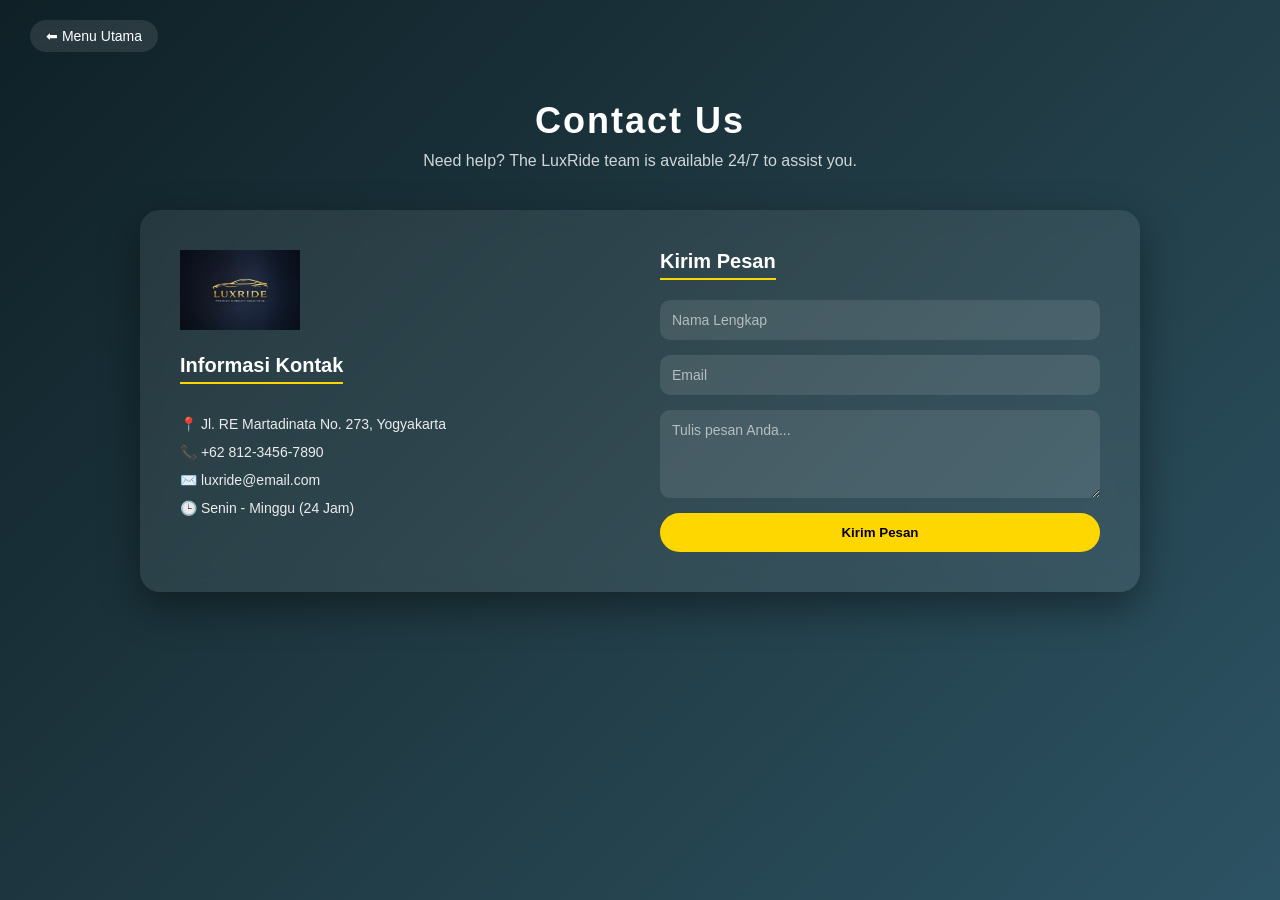
<file: frontend/views/contact.html>
<!DOCTYPE html>
<html lang="en">
<head>
    <meta charset="UTF-8">
    <meta name="viewport" content="width=device-width, initial-scale=1.0">
    <title>Contact Us</title>
    <link rel="stylesheet" href="../css/kontak.css">
</head>
<body>
    <a href="user.html" class="logout-btn">⬅ Menu Utama</a>
    <section class="contact-section">
    <h2>Contact Us</h2>
    <p class="contact-subtitle">Need help? The LuxRide team is available 24/7 to assist you.</p>

    <div class="contact-container">
        
    <div class="contact-info">
    
    <div class="contact-logo">
        <img src="../assets/header.png" alt="LuxRide Logo">
    </div>
        <h3>Informasi Kontak</h3>
            <p>📍 Jl. RE Martadinata No. 273, Yogyakarta</p>   
            <p>📞 +62 812-3456-7890</p>
            <p>✉️ luxride@email.com</p>
            <p>🕒 Senin - Minggu (24 Jam)</p>
        </div>
        <!-- Form Kontak -->
        <div class="contact-form">
            <h3>Kirim Pesan</h3>
            <form>
                <input type="text" placeholder="Nama Lengkap" required>
                <input type="email" placeholder="Email" required>
                <textarea rows="4" placeholder="Tulis pesan Anda..." required></textarea>
                <button type="submit">Kirim Pesan</button>
            </form>
        </div>

    </div>
</section>

</body>
</html>
</file>
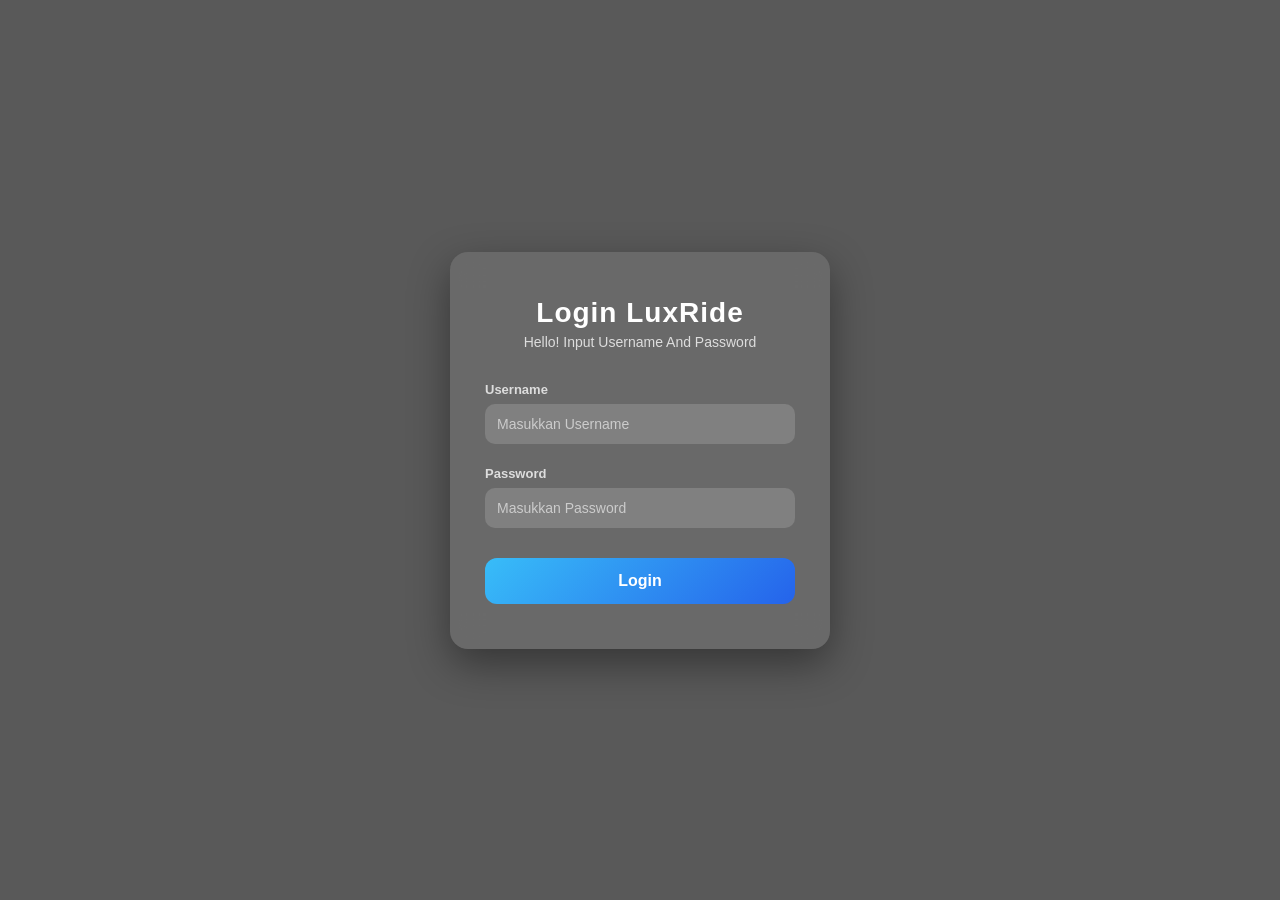
<file: frontend/views/login.html>
<!DOCTYPE html>
<html lang="en">
<head>
    <meta charset="UTF-8">
    <title>Rental Mobil SMK</title>
    <link rel="stylesheet" href="../css/logstyle.css">
</head>
<body>
    <div class="container">
        <header>
            <h1>Login LuxRide</h1>
            <p>Hello! Input Username And Password</p>
        </header>

        <div class="form-group">
            <label for="email">Username</label>
            <input type="text" id="email" placeholder="Masukkan Username">
        </div>

        <div class="form-group">
            <label for="password">Password</label>
            <input type="password" id="password" placeholder="Masukkan Password">
        </div>

        <button onclick="Login()">Login</button>
    </div>

    <script>
    function Login() {
        const username = document.getElementById('email').value;
        const password = document.getElementById('password').value;

        // Data Admin
        const adminUsername = 'admin';
        const adminPassword = 'admin123';

        // Data User
        const userUsername = 'user';
        const userPassword = 'user123';

        if (username === adminUsername && password === adminPassword) {
            window.location.href = 'index.html'; // halaman admin
        } 
        else if (username === userUsername && password === userPassword) {
            window.location.href = 'user.html'; // halaman user
        } 
        else {
            alert('Username atau password salah. Silakan coba lagi.');
        }
    }
</script>

</body>
</html>
</file>
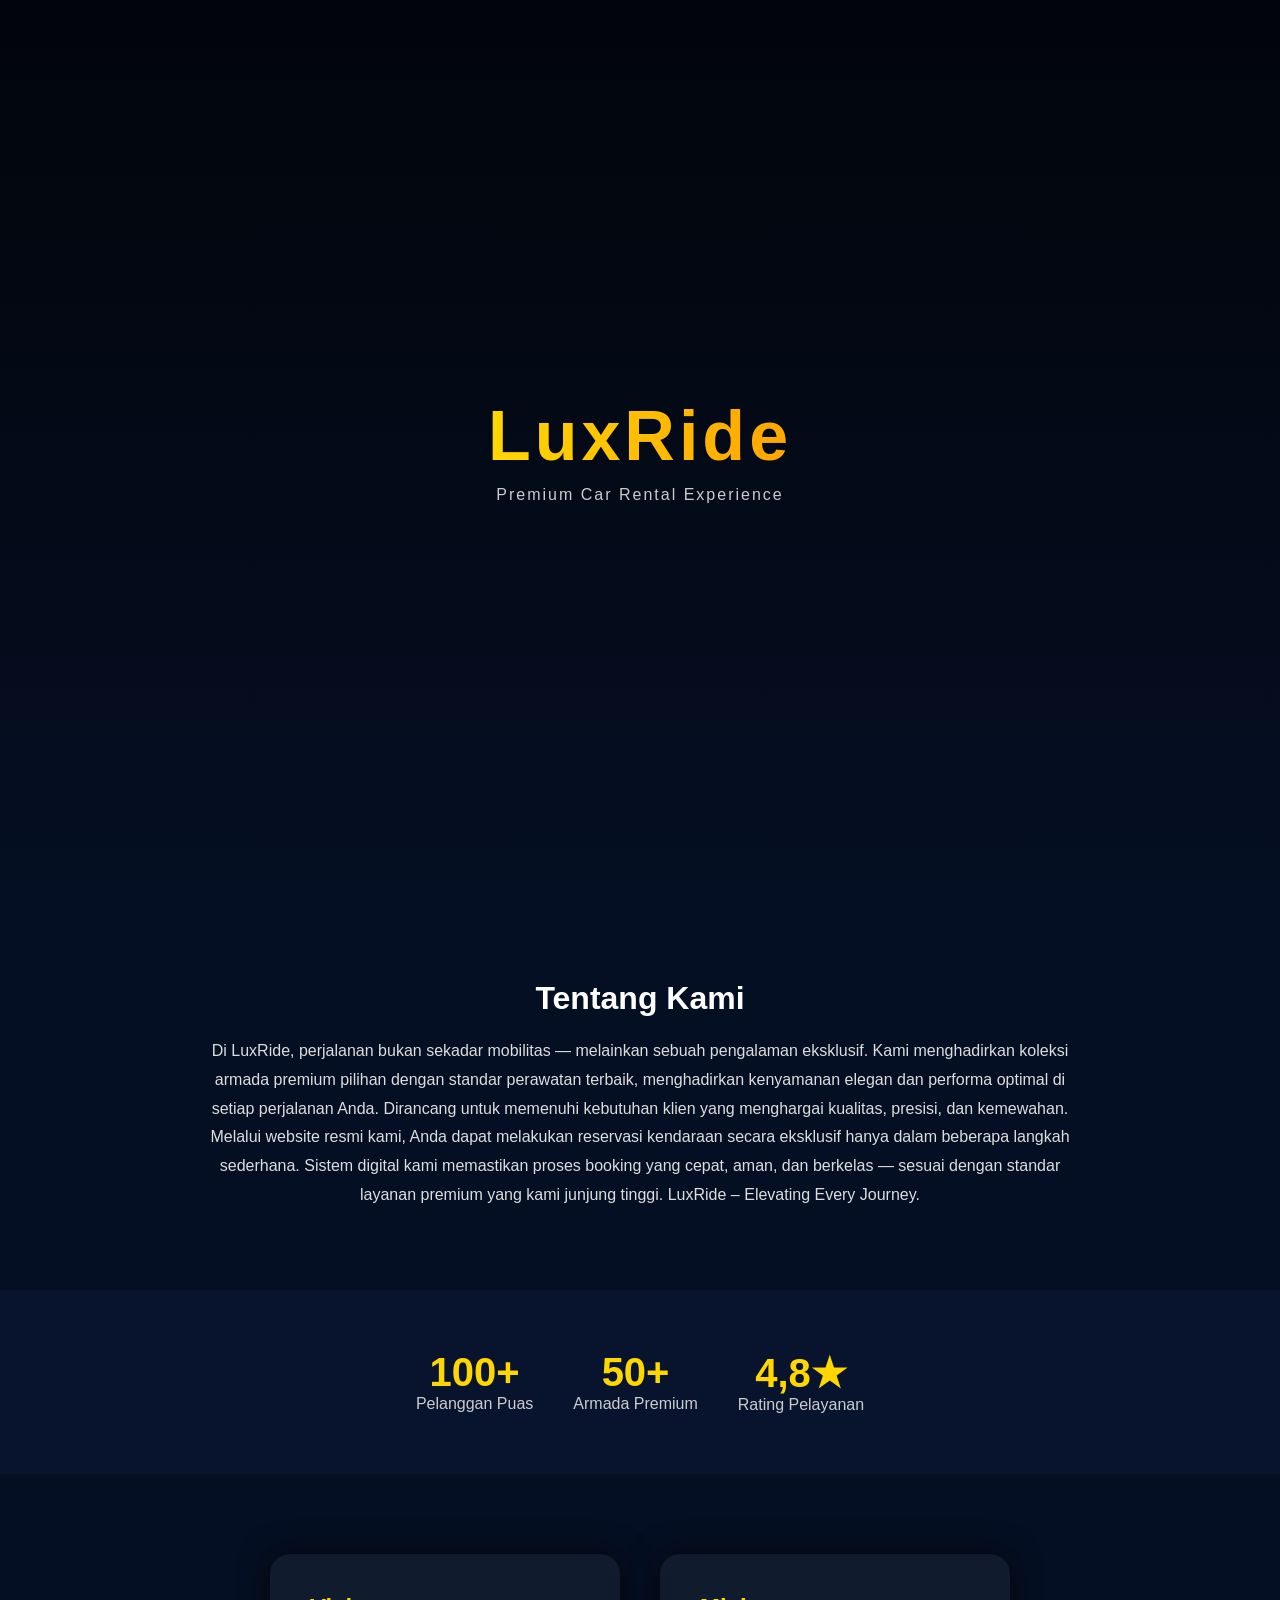
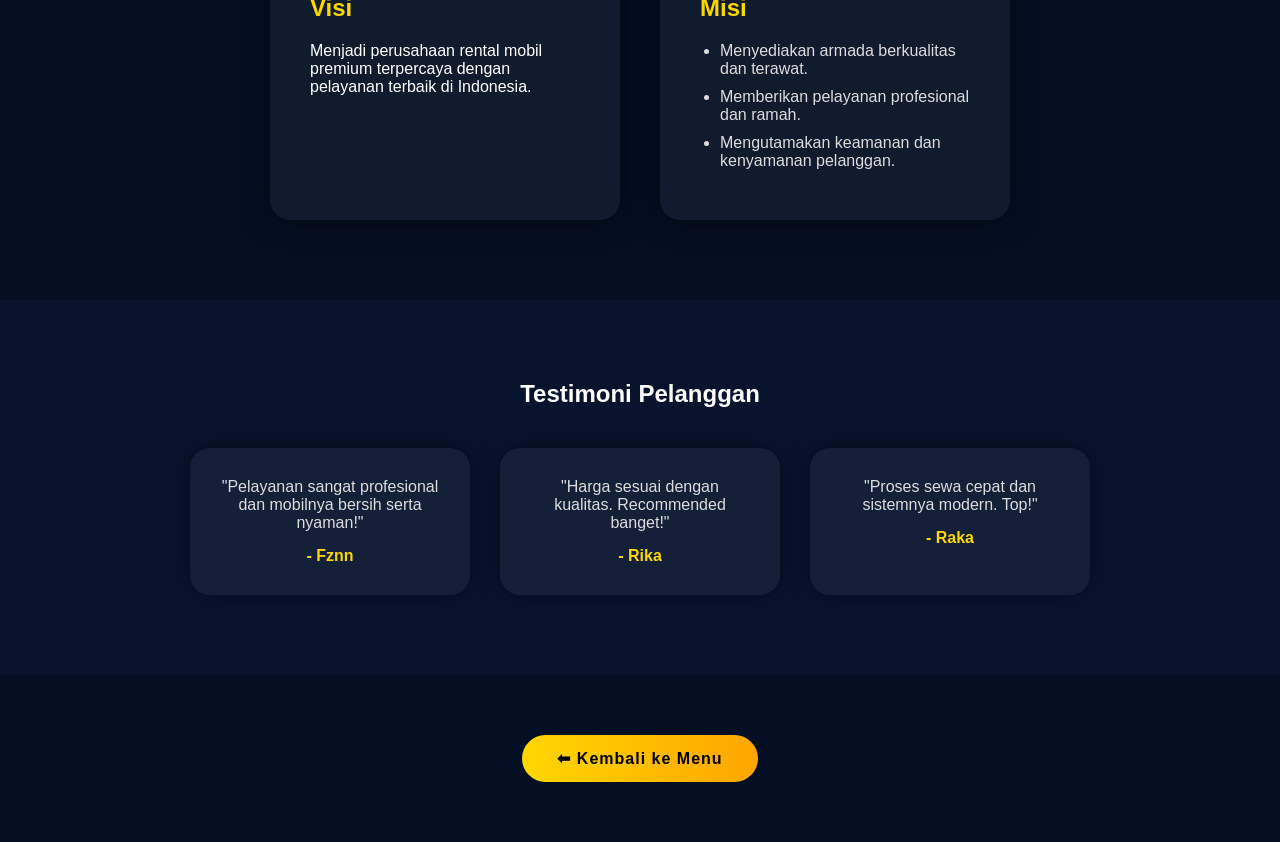
<file: frontend/views/tentangkami.html>
<!DOCTYPE html>
<html lang="id">
<head>
    <meta charset="UTF-8">
    <title>Tentang Kami - LuxRide</title>
    <link rel="stylesheet" href="../css/tentangkami.css">
</head>
<body>

    <!-- HERO -->
    <section class="hero">
        <div class="overlay"></div>
        <div class="content">
            <h1 class="logo">LuxRide</h1>
            <p class="tagline">Premium Car Rental Experience</p>
        </div>
    </section>

    <!-- ABOUT -->
    <section class="about">
        <h2>Tentang Kami</h2>
        <p>
            Di LuxRide, perjalanan bukan sekadar mobilitas — melainkan sebuah pengalaman eksklusif.
            Kami menghadirkan koleksi armada premium pilihan dengan standar perawatan terbaik, 
            menghadirkan kenyamanan elegan dan performa optimal di setiap perjalanan Anda. 
            Dirancang untuk memenuhi kebutuhan klien yang menghargai kualitas, presisi, dan kemewahan.
            Melalui website resmi kami, 
            Anda dapat melakukan reservasi kendaraan secara eksklusif hanya dalam beberapa langkah sederhana. 
            Sistem digital kami memastikan proses booking yang cepat, aman, dan berkelas — sesuai dengan standar layanan premium yang kami junjung tinggi.

LuxRide – Elevating Every Journey.
        </p>
    </section>

    <!-- STATISTIK -->
    <section class="stats">
        <div class="stat-box">
            <h3>100+</h3>
            <p>Pelanggan Puas</p>
        </div>
        <div class="stat-box">
            <h3>50+</h3>
            <p>Armada Premium</p>
        </div>
        <div class="stat-box">
            <h3>4,8★</h3>
            <p>Rating Pelayanan</p>
        </div>
    </section>

    <!-- VISI MISI -->
    <section class="visi-misi">
        <div class="vm-box">
            <h2>Visi</h2>
            <p>
                Menjadi perusahaan rental mobil premium terpercaya
                dengan pelayanan terbaik di Indonesia.
            </p>
        </div>

        <div class="vm-box">
            <h2>Misi</h2>
            <ul>
                <li>Menyediakan armada berkualitas dan terawat.</li>
                <li>Memberikan pelayanan profesional dan ramah.</li>
                <li>Mengutamakan keamanan dan kenyamanan pelanggan.</li>
            </ul>
        </div>
    </section>

    <!-- TESTIMONI -->
    <section class="testimoni">
        <h2>Testimoni Pelanggan</h2>

        <div class="testi-container">
            <div class="testi-box">
                <p>"Pelayanan sangat profesional dan mobilnya bersih serta nyaman!"</p>
                <h4>- Fznn</h4>
            </div>

            <div class="testi-box">
                <p>"Harga sesuai dengan kualitas. Recommended banget!"</p>
                <h4>- Rika</h4>
            </div>

            <div class="testi-box">
                <p>"Proses sewa cepat dan sistemnya modern. Top!"</p>
                <h4>- Raka</h4>
            </div>
        </div>
    </section>

    <div class="back-container">
    <a href="user.html" class="btn-back">⬅ Kembali ke Menu</a>
    </div>

</body>
</html>
</file>
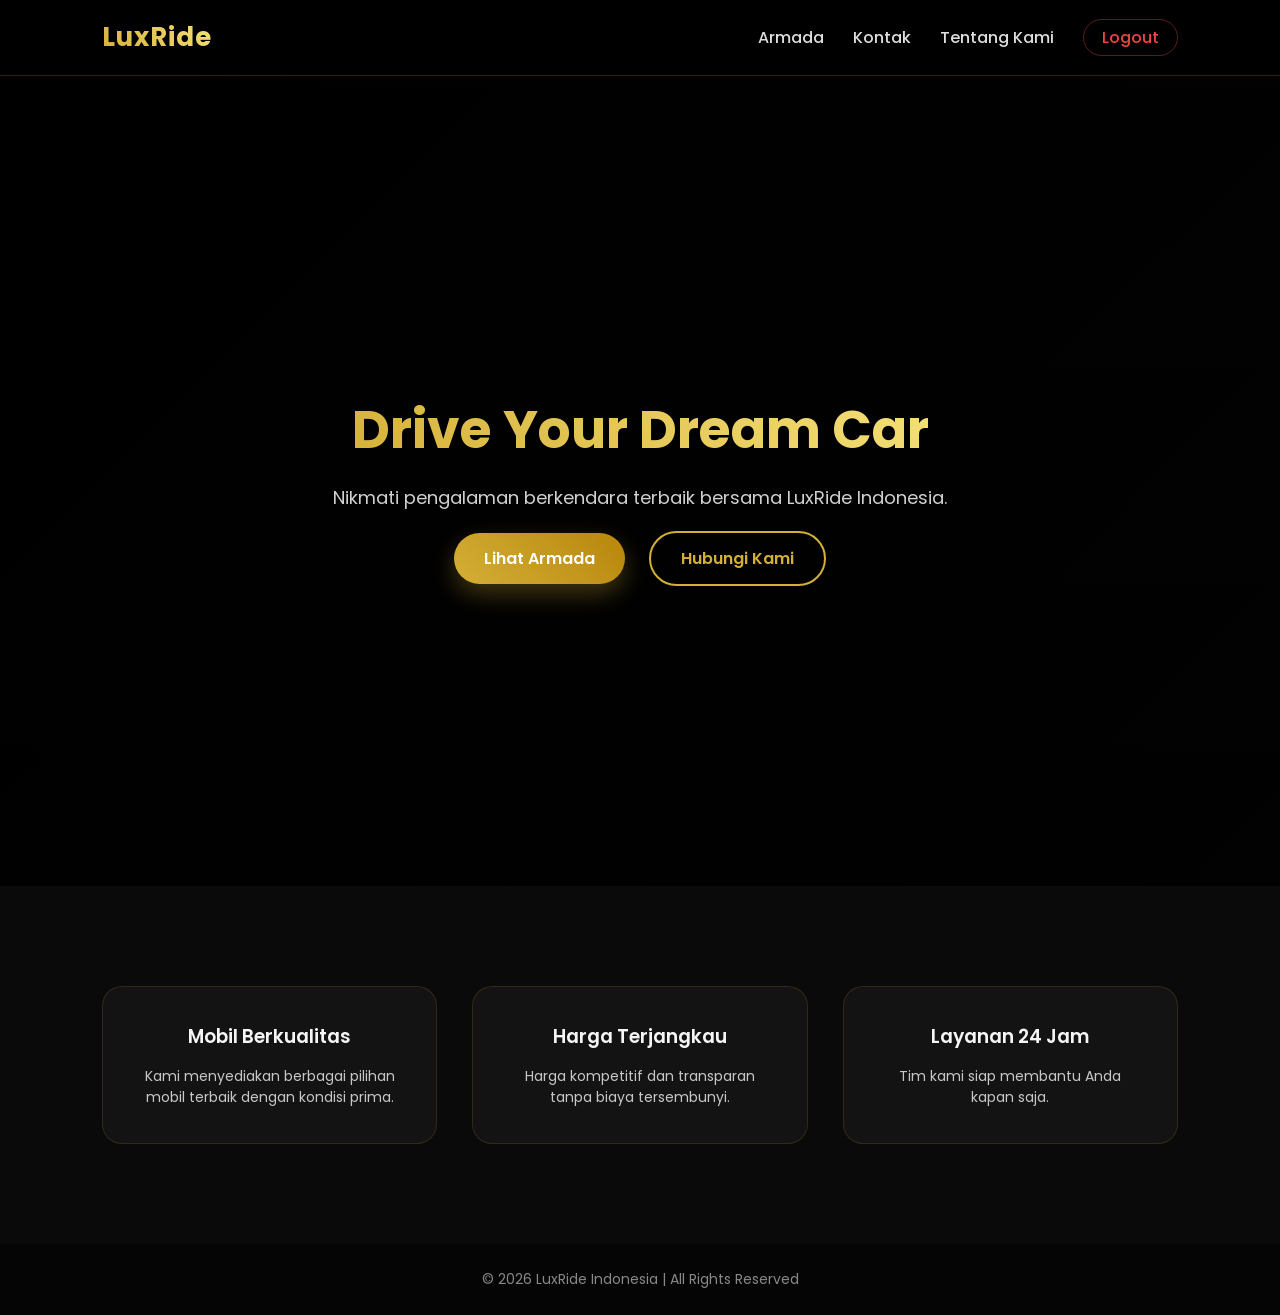
<file: frontend/views/user.html>
<!DOCTYPE html>
<html lang="en">
<head>
    <meta charset="UTF-8">
    <title>LuxRide Indonesia - Customer</title>
    <link rel="stylesheet" href="../css/user.css">
    <link href="https://fonts.googleapis.com/css2?family=Poppins:wght@300;500;600;700&display=swap" rel="stylesheet">
</head>
<body>

<header class="navbar">
    <div class="logo gold-text">LuxRide</div>
    <nav>
        <a href="armada.html">Armada</a>
        <a href="contact.html">Kontak</a>
        <a href="tentangkami.html">Tentang Kami</a>
        <a href="login.html" class="btn-logout">Logout</a>
    </nav>
</header>

<section class="hero">
    <div class="hero-content fade-in">
        <h1 class="gold-text">Drive Your Dream Car</h1>
        <p>Nikmati pengalaman berkendara terbaik bersama LuxRide Indonesia.</p>
        <div class="hero-buttons">
            <a href="armada.html" class="btn-primary">Lihat Armada</a>
            <a href="contact.html" class="btn-secondary">Hubungi Kami</a>
        </div>
    </div>
</section>

<!-- ===== INFO SECTION ===== -->
<section class="info-section fade-in">
    <div class="info-box">
        <h3>Mobil Berkualitas</h3>
        <p>Kami menyediakan berbagai pilihan mobil terbaik dengan kondisi prima.</p>
    </div>
    <div class="info-box">
        <h3>Harga Terjangkau</h3>
        <p>Harga kompetitif dan transparan tanpa biaya tersembunyi.</p>
    </div>
    <div class="info-box">
        <h3>Layanan 24 Jam</h3>
        <p>Tim kami siap membantu Anda kapan saja.</p>
    </div>
</section>

<footer>
    <p>© 2026 LuxRide Indonesia | All Rights Reserved</p>
</footer>

<!-- ===== SCRIPT ANIMATION ===== -->
<script>

// COUNTER ANIMATION
const counters = document.querySelectorAll('.counter');

counters.forEach(counter => {
    const updateCount = () => {
        const target = +counter.getAttribute('data-target');
        const current = +counter.innerText;
        const increment = target / 100;

        if (current < target) {
            counter.innerText = Math.ceil(current + increment);
            setTimeout(updateCount, 20);
        } else {
            counter.innerText = target + "+";
        }
    };

    updateCount();
});

// FADE IN ON SCROLL
const faders = document.querySelectorAll('.fade-in');

const appearOptions = {
    threshold: 0.2
};

const appearOnScroll = new IntersectionObserver(function(entries, observer){
    entries.forEach(entry => {
        if (!entry.isIntersecting) return;
        entry.target.classList.add("show");
        observer.unobserve(entry.target);
    });
}, appearOptions);

faders.forEach(fader => {
    appearOnScroll.observe(fader);
});

</script>

</body>
</html>
</file>
<file: frontend/css/kontak.css>
/* Reset */
* {
    margin: 0;
    padding: 0;
    box-sizing: border-box;
    font-family: 'Segoe UI', sans-serif;
}

body {
    background: linear-gradient(135deg, #0f2027, #203a43, #2c5364);
    color: #fff;
    min-height: 100vh;
}

/* Tombol kembali */
.logout-btn {
    position: absolute;
    top: 20px;
    left: 30px;
    text-decoration: none;
    background: rgba(255,255,255,0.1);
    padding: 8px 16px;
    border-radius: 20px;
    color: #fff;
    font-size: 14px;
    transition: 0.3s ease;
    backdrop-filter: blur(5px);
}

.logout-btn:hover {
    background: gold;
    color: #000;
}

/* Section */
.contact-section {
    display: flex;
    flex-direction: column;
    align-items: center;
    padding: 100px 20px 50px;
}

.contact-section h2 {
    font-size: 36px;
    margin-bottom: 10px;
    letter-spacing: 2px;
}

.contact-subtitle {
    opacity: 0.8;
    margin-bottom: 40px;
}

/* Container */
.contact-container {
    display: flex;
    gap: 40px;
    background: rgba(255,255,255,0.08);
    padding: 40px;
    border-radius: 20px;
    backdrop-filter: blur(10px);
    box-shadow: 0 15px 40px rgba(0,0,0,0.4);
    max-width: 1000px;
    width: 100%;
}

/* Contact Info */
.contact-info {
    flex: 1;
}

.contact-info h3 {
    margin-bottom: 20px;
    font-size: 20px;
    border-bottom: 2px solid gold;
    display: inline-block;
    padding-bottom: 5px;
}

/* Logo kecil */
.contact-logo {
    margin-bottom: 20px;
}

.contact-logo img {
    width: 120px; /* Logo lebih kecil */
    opacity: 0.9;
}

/* Contact Text */
.contact-info p {
    margin: 12px 0;
    font-size: 14px;
    opacity: 0.9;
}

/* Form */
.contact-form {
    flex: 1;
}

.contact-form h3 {
    margin-bottom: 20px;
    font-size: 20px;
    border-bottom: 2px solid gold;
    display: inline-block;
    padding-bottom: 5px;
}

.contact-form form {
    display: flex;
    flex-direction: column;
}

.contact-form input,
.contact-form textarea {
    margin-bottom: 15px;
    padding: 12px;
    border-radius: 10px;
    border: none;
    outline: none;
    background: rgba(255,255,255,0.1);
    color: #fff;
    font-size: 14px;
    transition: 0.3s;
}

.contact-form input::placeholder,
.contact-form textarea::placeholder {
    color: rgba(255,255,255,0.6);
}

.contact-form input:focus,
.contact-form textarea:focus {
    background: rgba(255,255,255,0.2);
}

/* Button */
.contact-form button {
    padding: 12px;
    border: none;
    border-radius: 25px;
    background: gold;
    color: #000;
    font-weight: bold;
    cursor: pointer;
    transition: 0.3s ease;
}

.contact-form button:hover {
    background: orange;
    transform: translateY(-2px);
    box-shadow: 0 8px 20px rgba(255,215,0,0.4);
}

/* Responsive */
@media (max-width: 768px) {
    .contact-container {
        flex-direction: column;
    }
}
</file>
<file: frontend/css/logstyle.css>
/* ===== RESET ===== */
* {
    margin: 0;
    padding: 0;
    box-sizing: border-box;
    font-family: 'Segoe UI', sans-serif;
}

/* ===== BACKGROUND FOTO ===== */
body {
    height: 100vh;
    display: flex;
    justify-content: center;
    align-items: center;
    background:
        linear-gradient(rgba(0,0,0,0.65), rgba(0,0,0,0.65)),
        url("https://images.unsplash.com/photo-1503376780353-7e6692767b70") 
        no-repeat center center/cover;
}

/* ===== CONTAINER LOGIN ===== */
.container {
    width: 380px;
    padding: 45px 35px;
    border-radius: 18px;
    background: rgba(255, 255, 255, 0.1);
    backdrop-filter: blur(15px);
    box-shadow: 0 15px 40px rgba(0,0,0,0.4);
    text-align: center;
    color: white;
    animation: fadeIn 0.8s ease-in-out;
}

/* Animasi muncul */
@keyframes fadeIn {
    from {
        opacity: 0;
        transform: translateY(20px);
    }
    to {
        opacity: 1;
        transform: translateY(0);
    }
}

/* ===== HEADER ===== */
header h1 {
    font-size: 28px;
    margin-bottom: 5px;
    letter-spacing: 1px;
}

header p {
    font-size: 14px;
    color: #ddd;
    margin-bottom: 30px;
}

/* ===== FORM ===== */
.form-group {
    text-align: left;
    margin-bottom: 20px;
}

label {
    font-size: 13px;
    font-weight: 600;
    color: #ddd;
}

input {
    width: 100%;
    padding: 12px;
    margin-top: 6px;
    border-radius: 10px;
    border: none;
    outline: none;
    background: rgba(255,255,255,0.15);
    color: white;
    font-size: 14px;
    transition: 0.3s;
}

input::placeholder {
    color: #ccc;
}

input:focus {
    background: rgba(255,255,255,0.25);
    box-shadow: 0 0 8px rgba(56,189,248,0.6);
}

/* ===== BUTTON ===== */
button {
    width: 100%;
    padding: 14px;
    border: none;
    border-radius: 12px;
    font-size: 16px;
    font-weight: 600;
    cursor: pointer;
    background: linear-gradient(135deg, #38bdf8, #2563eb);
    color: white;
    transition: 0.3s;
    margin-top: 10px;
}

button:hover {
    transform: translateY(-3px);
    box-shadow: 0 10px 20px rgba(0,0,0,0.4);
}

button:active {
    transform: scale(0.97);
}

/* ===== FOOTER LOGIN ===== */
.login-footer {
    margin-top: 20px;
    font-size: 13px;
    color: #ccc;
}

.login-footer a {
    color: #38bdf8;
    text-decoration: none;
}

.login-footer a:hover {
    text-decoration: underline;
}
</file>
<file: frontend/css/tentangkami.css>
/* ===== GLOBAL ===== */
* {
    margin: 0;
    padding: 0;
    box-sizing: border-box;
}

body {
    font-family: 'Segoe UI', sans-serif;
    background-color: #050f23;
    color: white;
}

/* ===== HERO ===== */
.hero {
    position: relative;
    height: 100vh;
    background: url("https://images.unsplash.com/photo-1503376780353-7e6692767b70")
    no-repeat center center/cover;
    display: flex;
    justify-content: center;
    align-items: center;
}

.overlay {
    position: absolute;
    width: 100%;
    height: 100%;
    background: linear-gradient(rgba(0,0,0,0.7), rgba(5,15,35,0.95));
}

.content {
    position: relative;
    text-align: center;
}

.logo {
    font-size: 70px;
    font-weight: bold;
    letter-spacing: 4px;

    background: linear-gradient(90deg, gold, orange);
    background-clip: text;
    -webkit-background-clip: text;

    color: transparent;
    -webkit-text-fill-color: transparent;
}

.tagline {
    margin-top: 10px;
    color: #ccc;
    letter-spacing: 2px;
}

/* ===== ABOUT ===== */
.about {
    padding: 80px 20px;
    text-align: center;
    max-width: 900px;
    margin: auto;
}

.about h2 {
    margin-bottom: 20px;
    font-size: 32px;
}

.about p {
    line-height: 1.8;
    color: #ddd;
}

/* ===== STATISTIK ===== */
.stats {
    display: flex;
    justify-content: center;
    gap: 40px;
    padding: 60px 20px;
    background: #08142e;
}

.stat-box {
    text-align: center;
}

.stat-box h3 {
    font-size: 40px;
    color: gold;
}

.stat-box p {
    color: #ccc;
}

/* ===== VISI MISI ===== */
.visi-misi {
    display: flex;
    gap: 40px;
    padding: 80px 20px;
    justify-content: center;
    flex-wrap: wrap;
}

.vm-box {
    background: rgba(255,255,255,0.05);
    padding: 40px;
    border-radius: 20px;
    width: 350px;
    backdrop-filter: blur(10px);
    box-shadow: 0 0 30px rgba(0,0,0,0.6);
}

.vm-box h2 {
    margin-bottom: 20px;
    color: gold;
}

.vm-box ul {
    padding-left: 20px;
}

.vm-box li {
    margin-bottom: 10px;
    color: #ddd;
}

/* ===== TESTIMONI ===== */
.testimoni {
    padding: 80px 20px;
    text-align: center;
    background: #08142e;
}

.testimoni h2 {
    margin-bottom: 40px;
}

.testi-container {
    display: flex;
    justify-content: center;
    gap: 30px;
    flex-wrap: wrap;
}

.testi-box {
    background: rgba(255,255,255,0.05);
    padding: 30px;
    width: 280px;
    border-radius: 20px;
    backdrop-filter: blur(8px);
    box-shadow: 0 0 20px rgba(0,0,0,0.5);
    transition: 0.3s;
}

.testi-box:hover {
    transform: translateY(-10px);
}

.testi-box p {
    color: #ddd;
    margin-bottom: 15px;
}

.testi-box h4 {
    color: gold;
}

/* ===== BUTTON KEMBALI ===== */
.back-container {
    text-align: center;
    padding: 60px 20px;
    background: #050f23;
}

.btn-back {
    display: inline-block;
    padding: 14px 35px;
    border-radius: 40px;
    background: linear-gradient(90deg, gold, orange);
    color: black;
    font-weight: bold;
    text-decoration: none;
    letter-spacing: 1px;
    transition: 0.3s;
}

.btn-back:hover {
    transform: scale(1.08);
    box-shadow: 0 0 25px gold;
}
</file>
<file: frontend/css/user.css>
/* ============================= */
/*        ULTRA PREMIUM          */
/*     LUXRIDE BLACK & GOLD      */
/* ============================= */

/* ===== RESET ===== */
* {
    margin: 0;
    padding: 0;
    box-sizing: border-box;
}

body {
    font-family: 'Poppins', sans-serif;
    background: linear-gradient(135deg, #000000, #0c0c0c);
    color: #f5f5f5;
}

/* ===== GOLD TEXT EFFECT ===== */
.gold-text {
    color: #d4af37; /* fallback warna emas */
    background: linear-gradient(45deg, #d4af37, #f6e27a);
    background-clip: text;
    -webkit-background-clip: text;
    color: transparent;
    -webkit-text-fill-color: transparent;
}

/* ============================= */
/*            NAVBAR             */
/* ============================= */

.navbar {
    display: flex;
    justify-content: space-between;
    align-items: center;
    padding: 18px 8%;
    background: rgba(0,0,0,0.85);
    backdrop-filter: blur(12px);
    border-bottom: 1px solid rgba(212,175,55,0.2);
    position: sticky;
    top: 0;
    z-index: 100;
}

.logo {
    font-size: 26px;
    font-weight: 700;
    letter-spacing: 1px;
}

.navbar nav a {
    margin-left: 25px;
    text-decoration: none;
    color: #ddd;
    font-weight: 500;
    transition: 0.3s ease;
}

.navbar nav a:hover {
    color: #d4af37;
}

.btn-logout {
    padding: 6px 18px;
    border-radius: 30px;
    border: 1px solid rgba(239,68,68,0.4);
    color: #ef4444 !important;
}

.btn-logout:hover {
    background: #ef4444;
    color: white !important;
}

/* ============================= */
/*             HERO              */
/* ============================= */

.hero {
    height: 90vh;
    background:
        linear-gradient(rgba(0,0,0,0.75), rgba(0,0,0,0.85)),
        url("https://images.unsplash.com/photo-1493238792000-8113da705763")
        center/cover no-repeat;
    display: flex;
    justify-content: center;
    align-items: center;
    text-align: center;
    padding: 0 20px;
}

.hero-content h1 {
    font-size: 52px;
    font-weight: 700;
    margin-bottom: 15px;
}

.hero-content p {
    opacity: 0.85;
    margin-bottom: 35px;
    font-size: 18px;
}

/* ===== HERO BUTTON ===== */

.hero-buttons a {
    margin: 10px;
    padding: 14px 30px;
    text-decoration: none;
    border-radius: 40px;
    font-weight: 600;
    transition: all 0.3s ease;
}

.btn-primary {
    background: linear-gradient(45deg, #d4af37, #b8860b);
    color: white;
    box-shadow: 0 10px 25px rgba(212,175,55,0.3);
}

.btn-primary:hover {
    transform: translateY(-4px);
    box-shadow: 0 15px 40px rgba(212,175,55,0.6);
}

.btn-secondary {
    border: 2px solid #d4af37;
    color: #d4af37;
}

.btn-secondary:hover {
    background: #d4af37;
    color: black;
}

/* ============================= */
/*         INFO SECTION          */
/* ============================= */

.info-section {
    display: flex;
    justify-content: center;
    padding: 100px 8%;
    gap: 35px;
    background: #0a0a0a;
}

.info-box {
    flex: 1;
    background: rgba(20,20,20,0.9);
    padding: 35px;
    border-radius: 20px;
    text-align: center;
    border: 1px solid rgba(212,175,55,0.15);
    transition: all 0.35s ease;
}

.info-box:hover {
    transform: translateY(-12px);
    box-shadow: 0 20px 50px rgba(212,175,55,0.2);
}

.info-box h3 {
    margin-bottom: 15px;
    font-weight: 600;
}

.info-box p {
    opacity: 0.8;
    font-size: 14px;
}

/* ============================= */
/*        STATS SECTION          */
/* ============================= */

.stats-section {
    display: flex;
    justify-content: center;
    gap: 80px;
    padding: 100px 8%;
    background: #000;
    text-align: center;
}

.stat-box h2 {
    font-size: 52px;
    color: #d4af37;
    margin-bottom: 10px;
}

.stat-box p {
    font-size: 14px;
    opacity: 0.8;
}

/* ============================= */
/*          FOOTER               */
/* ============================= */

footer {
    text-align: center;
    padding: 25px;
    background: #050505;
    font-size: 14px;
    color: #888;
}

/* ============================= */
/*        FADE IN EFFECT         */
/* ============================= */

.fade-in {
    opacity: 0;
    transform: translateY(40px);
    transition: all 0.8s ease;
}

.fade-in.show {
    opacity: 1;
    transform: translateY(0);
}

/* ============================= */
/*         RESPONSIVE            */
/* ============================= */

@media (max-width: 768px) {

    .info-section,
    .stats-section {
        flex-direction: column;
        gap: 40px;
    }

    .hero-content h1 {
        font-size: 34px;
    }
}
</file>
